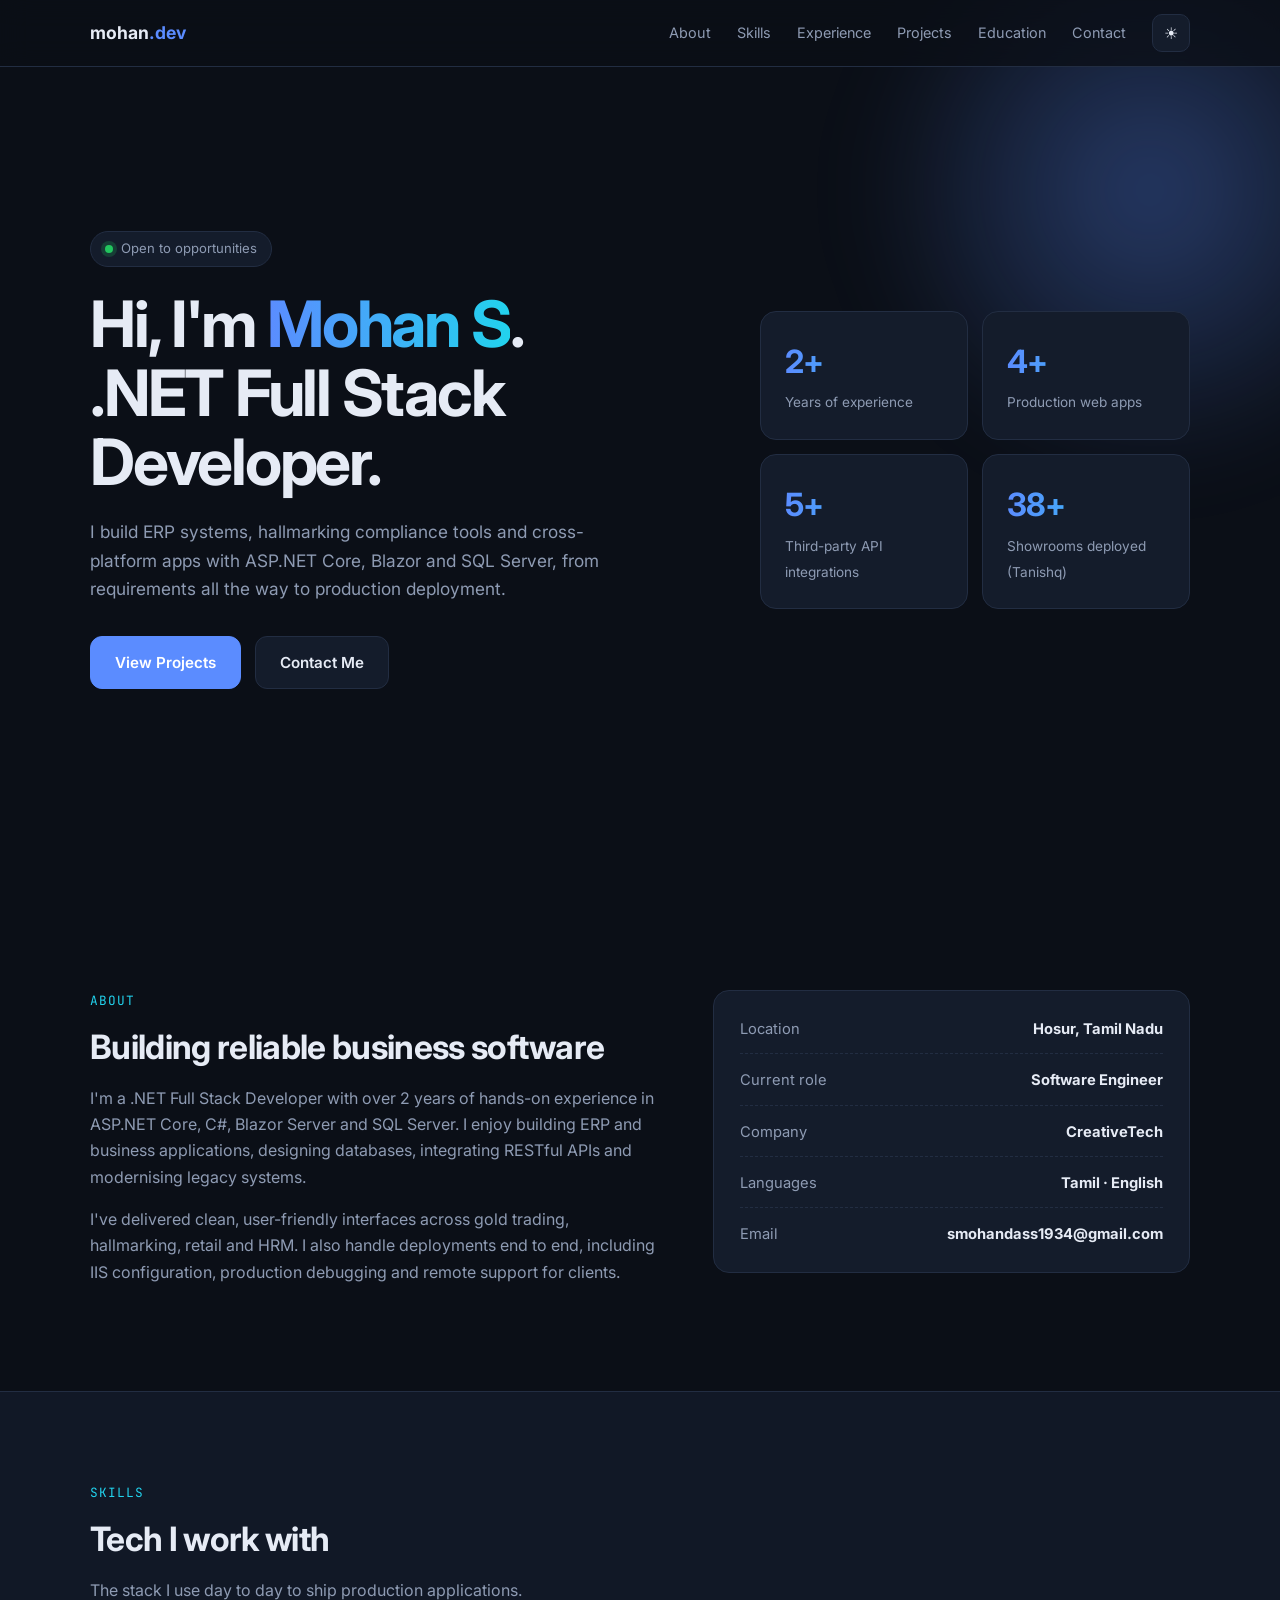
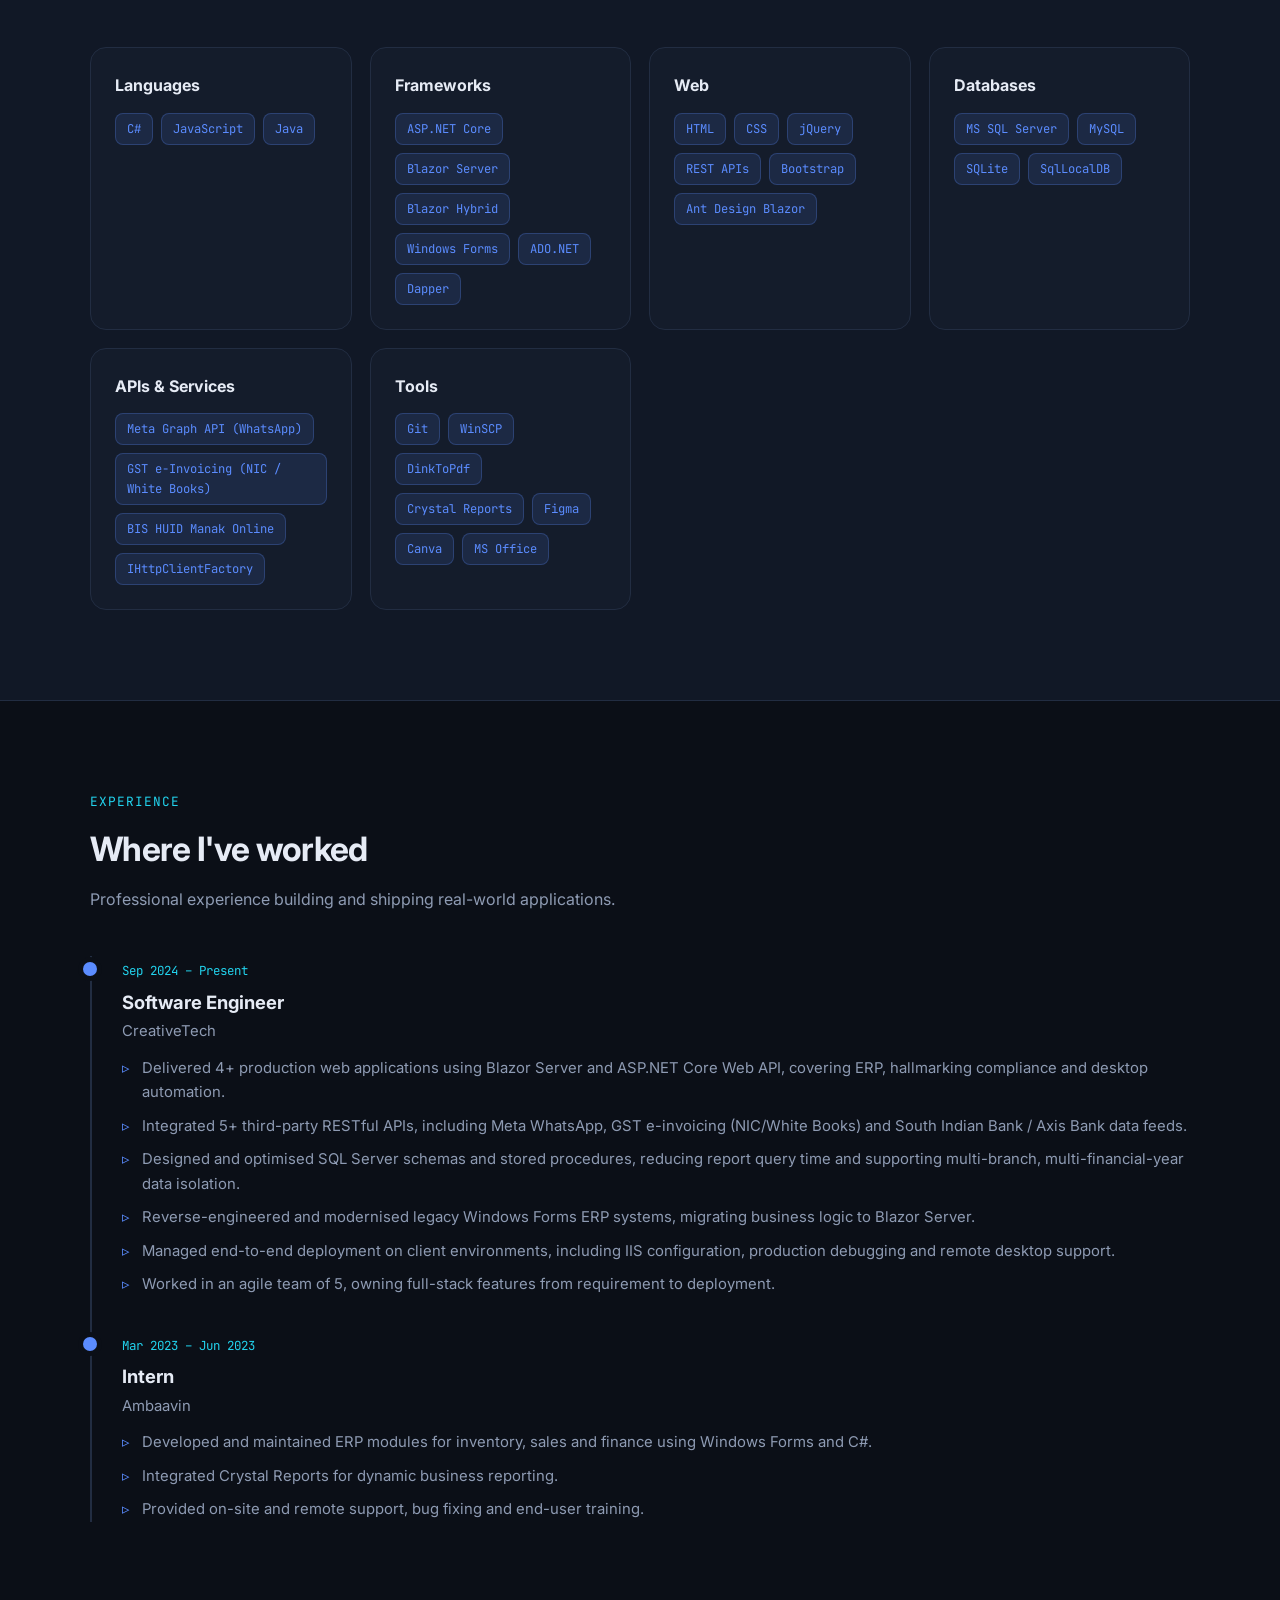
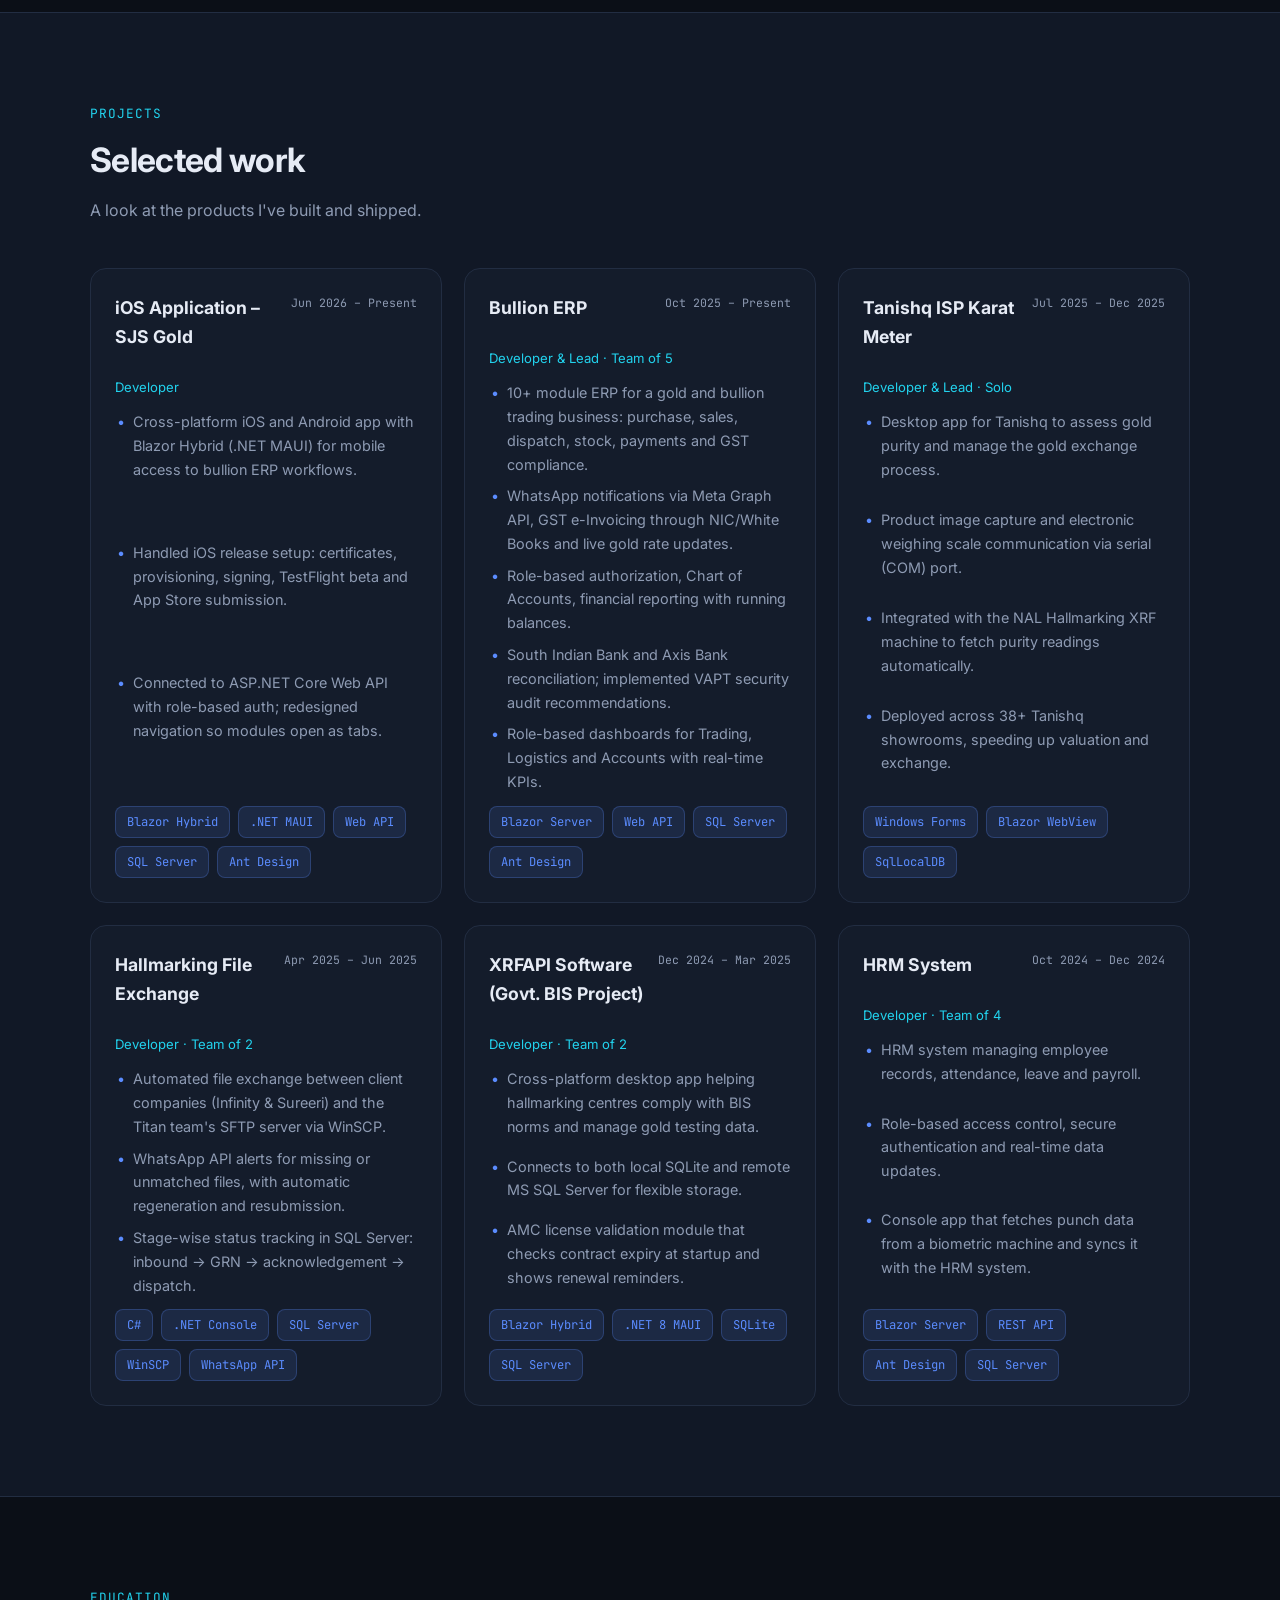
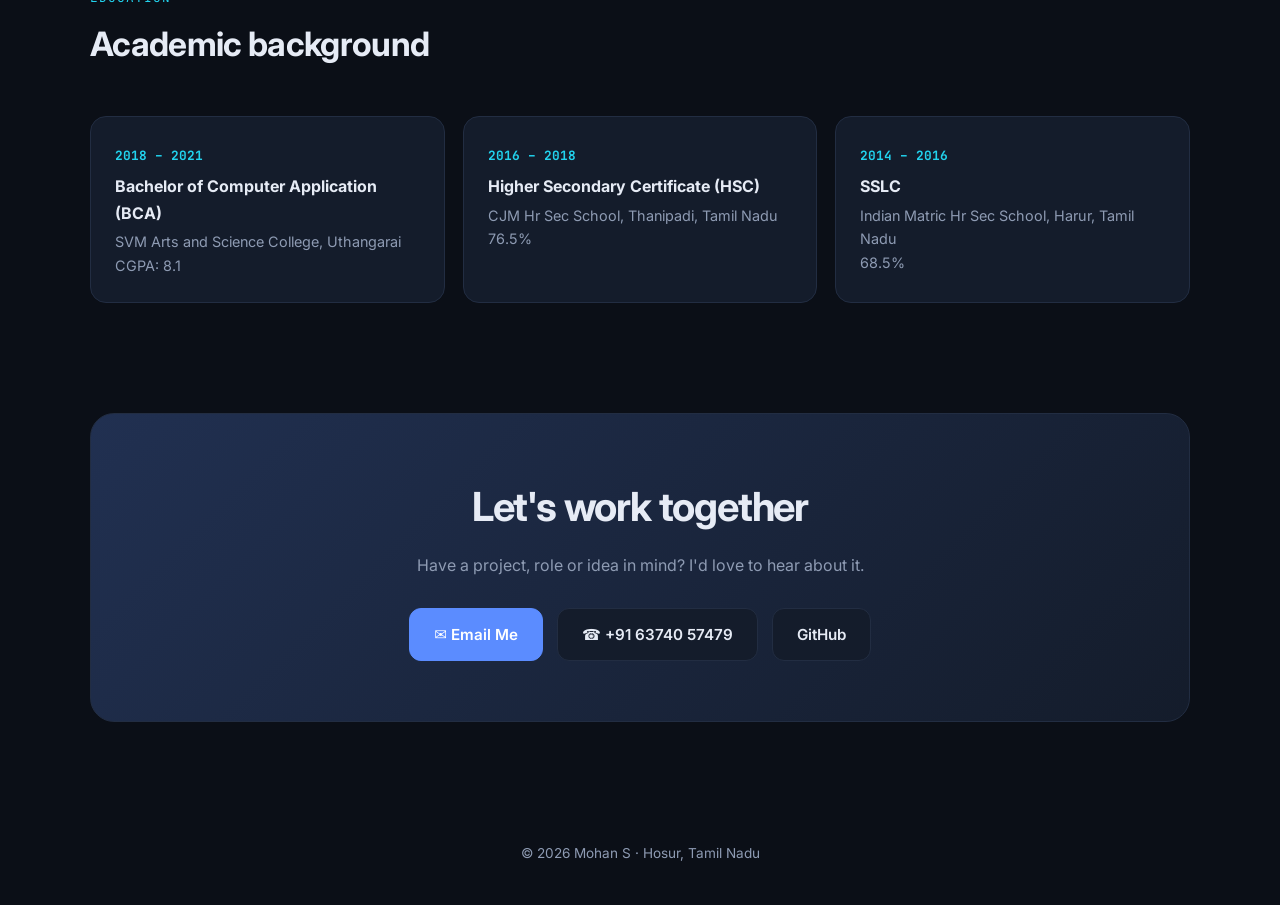
<file: Index.html>
<!DOCTYPE html>
<html lang="en">
<head>
<meta charset="UTF-8">
<meta name="viewport" content="width=device-width, initial-scale=1">
<title>Mohan S | .NET Full Stack Developer</title>
<meta name="description" content="Mohan S - .NET Full Stack Developer specialising in ASP.NET Core, Blazor, SQL Server and ERP systems.">
<link rel="preconnect" href="https://fonts.googleapis.com">
<link rel="preconnect" href="https://fonts.gstatic.com" crossorigin>
<link href="https://fonts.googleapis.com/css2?family=Inter:wght@400;500;600;700&family=JetBrains+Mono:wght@400;500&display=swap" rel="stylesheet">
<style>
:root{
  --bg:#0b0f17; --bg2:#111826; --card:#141c2b; --line:#222d42;
  --text:#e6ebf5; --muted:#8e9bb3; --accent:#5b8cff; --accent2:#22d3ee;
  --radius:16px;
}
:root[data-theme="light"]{
  --bg:#f6f8fc; --bg2:#ffffff; --card:#ffffff; --line:#e2e8f2;
  --text:#101828; --muted:#5b6678; --accent:#2f5bff; --accent2:#0891b2;
}
*{box-sizing:border-box;margin:0;padding:0}
html{scroll-behavior:smooth}
body{font-family:'Inter',system-ui,sans-serif;background:var(--bg);color:var(--text);line-height:1.65;-webkit-font-smoothing:antialiased}
a{color:inherit;text-decoration:none}
.container{width:min(1100px,92%);margin:0 auto}
section{padding:90px 0}
h2.title{font-size:clamp(1.6rem,3vw,2.1rem);font-weight:700;margin-bottom:10px;letter-spacing:-.02em}
.eyebrow{font-family:'JetBrains Mono',monospace;font-size:.8rem;color:var(--accent2);letter-spacing:.08em;text-transform:uppercase;margin-bottom:8px;display:block}
.sub{color:var(--muted);max-width:640px;margin-bottom:44px}

/* nav */
header{position:fixed;top:0;left:0;right:0;z-index:50;backdrop-filter:blur(14px);background:color-mix(in srgb,var(--bg) 78%,transparent);border-bottom:1px solid var(--line)}
nav{display:flex;align-items:center;justify-content:space-between;height:66px}
.logo{font-weight:700;font-size:1.1rem}
.logo span{color:var(--accent)}
.links{display:flex;gap:26px;align-items:center}
.links a{font-size:.9rem;color:var(--muted);transition:.2s}
.links a:hover{color:var(--text)}
.theme{background:var(--card);border:1px solid var(--line);color:var(--text);width:38px;height:38px;border-radius:10px;cursor:pointer;font-size:1rem}
.menu{display:none;background:none;border:0;color:var(--text);font-size:1.5rem;cursor:pointer}

/* hero */
.hero{min-height:100vh;display:flex;align-items:center;padding-top:110px;position:relative;overflow:hidden}
.hero::before{content:"";position:absolute;width:620px;height:620px;right:-180px;top:-120px;background:radial-gradient(circle,color-mix(in srgb,var(--accent) 35%,transparent),transparent 65%);filter:blur(40px);z-index:0}
.hero .container{position:relative;z-index:1;display:grid;grid-template-columns:1.3fr .9fr;gap:50px;align-items:center}
.badge{display:inline-flex;gap:8px;align-items:center;padding:6px 14px;border:1px solid var(--line);border-radius:999px;font-size:.82rem;color:var(--muted);background:var(--card);margin-bottom:22px}
.dot{width:8px;height:8px;border-radius:50%;background:#22c55e;box-shadow:0 0 0 4px rgba(34,197,94,.2)}
.hero h1{font-size:clamp(2.4rem,6vw,4rem);line-height:1.08;letter-spacing:-.035em;font-weight:700}
.grad{background:linear-gradient(90deg,var(--accent),var(--accent2));-webkit-background-clip:text;background-clip:text;color:transparent}
.hero p.lead{color:var(--muted);font-size:1.08rem;margin:22px 0 32px;max-width:560px}
.btns{display:flex;gap:14px;flex-wrap:wrap}
.btn{padding:13px 24px;border-radius:12px;font-weight:600;font-size:.95rem;transition:.2s;border:1px solid var(--line)}
.btn.primary{background:var(--accent);border-color:var(--accent);color:#fff}
.btn.primary:hover{transform:translateY(-2px);box-shadow:0 10px 30px color-mix(in srgb,var(--accent) 40%,transparent)}
.btn.ghost{background:var(--card)}
.btn.ghost:hover{border-color:var(--accent)}
.stats{display:grid;grid-template-columns:1fr 1fr;gap:14px}
.stat{background:var(--card);border:1px solid var(--line);border-radius:var(--radius);padding:24px}
.stat b{display:block;font-size:2rem;letter-spacing:-.03em;background:linear-gradient(90deg,var(--accent),var(--accent2));-webkit-background-clip:text;background-clip:text;color:transparent}
.stat span{color:var(--muted);font-size:.85rem}

/* about */
.about{display:grid;grid-template-columns:1.2fr 1fr;gap:50px}
.about p{color:var(--muted);margin-bottom:16px}
.facts{background:var(--card);border:1px solid var(--line);border-radius:var(--radius);padding:26px;display:grid;gap:14px;align-self:start}
.fact{display:flex;justify-content:space-between;gap:16px;font-size:.92rem;border-bottom:1px dashed var(--line);padding-bottom:12px}
.fact:last-child{border:0;padding:0}
.fact span{color:var(--muted)}

/* skills */
.skills{background:var(--bg2);border-block:1px solid var(--line)}
.grid{display:grid;grid-template-columns:repeat(auto-fit,minmax(250px,1fr));gap:18px}
.card{background:var(--card);border:1px solid var(--line);border-radius:var(--radius);padding:24px;transition:.25s}
.card:hover{transform:translateY(-4px);border-color:var(--accent)}
.card h3{font-size:1rem;margin-bottom:14px}
.tags{display:flex;flex-wrap:wrap;gap:8px}
.tag{font-family:'JetBrains Mono',monospace;font-size:.76rem;padding:5px 11px;border-radius:8px;background:color-mix(in srgb,var(--accent) 12%,transparent);color:var(--accent);border:1px solid color-mix(in srgb,var(--accent) 25%,transparent)}
:root[data-theme="light"] .tag{color:var(--accent)}

/* timeline */
.timeline{position:relative;padding-left:30px;border-left:2px solid var(--line);display:grid;gap:34px}
.job{position:relative}
.job::before{content:"";position:absolute;left:-39px;top:6px;width:14px;height:14px;border-radius:50%;background:var(--accent);box-shadow:0 0 0 5px var(--bg)}
.job .when{font-family:'JetBrains Mono',monospace;font-size:.78rem;color:var(--accent2)}
.job h3{font-size:1.15rem;margin:4px 0 2px}
.job .org{color:var(--muted);margin-bottom:12px;font-size:.93rem}
.job ul{list-style:none;display:grid;gap:9px}
.job li{color:var(--muted);font-size:.93rem;padding-left:20px;position:relative}
.job li::before{content:"▹";position:absolute;left:0;color:var(--accent)}

/* projects */
.projects{display:grid;grid-template-columns:repeat(auto-fit,minmax(320px,1fr));gap:22px}
.project{display:flex;flex-direction:column;gap:12px}
.project .top{display:flex;justify-content:space-between;align-items:flex-start;gap:10px}
.project h3{font-size:1.1rem}
.meta{font-family:'JetBrains Mono',monospace;font-size:.72rem;color:var(--muted);white-space:nowrap}
.role{font-size:.82rem;color:var(--accent2)}
.project ul{list-style:none;display:grid;gap:8px;flex:1}
.project li{color:var(--muted);font-size:.9rem;padding-left:18px;position:relative}
.project li::before{content:"•";position:absolute;left:2px;color:var(--accent)}

/* education */
.edu{display:grid;grid-template-columns:repeat(auto-fit,minmax(260px,1fr));gap:18px}
.edu .card b{color:var(--accent2);font-family:'JetBrains Mono',monospace;font-size:.8rem}
.edu .card h3{margin:6px 0 4px}
.edu .card p{color:var(--muted);font-size:.9rem}

/* contact */
.contact-box{background:linear-gradient(135deg,color-mix(in srgb,var(--accent) 18%,var(--card)),var(--card));border:1px solid var(--line);border-radius:24px;padding:clamp(30px,6vw,60px);text-align:center}
.contact-box h2{font-size:clamp(1.7rem,4vw,2.5rem);letter-spacing:-.03em;margin-bottom:12px}
.contact-box p{color:var(--muted);max-width:520px;margin:0 auto 30px}
.contact-links{display:flex;justify-content:center;gap:14px;flex-wrap:wrap}
footer{text-align:center;color:var(--muted);font-size:.85rem;padding:30px 0 40px}

.reveal{opacity:0;transform:translateY(24px);transition:.7s ease}
.reveal.show{opacity:1;transform:none}

@media(max-width:860px){
  .hero .container,.about{grid-template-columns:1fr}
  .links{position:absolute;top:66px;left:0;right:0;background:var(--bg);flex-direction:column;padding:20px;border-bottom:1px solid var(--line);display:none;gap:18px}
  .links.open{display:flex}
  .menu{display:block}
  section{padding:70px 0}
}
</style>
</head>
<body>

<header>
  <nav class="container">
    <a href="#home" class="logo">mohan<span>.dev</span></a>
    <button class="menu" id="menu" aria-label="Menu">☰</button>
    <div class="links" id="links">
      <a href="#about">About</a>
      <a href="#skills">Skills</a>
      <a href="#experience">Experience</a>
      <a href="#projects">Projects</a>
      <a href="#education">Education</a>
      <a href="#contact">Contact</a>
      <button class="theme" id="theme" aria-label="Toggle theme">☾</button>
    </div>
  </nav>
</header>

<section class="hero" id="home">
  <div class="container">
    <div>
      <div class="badge"><span class="dot"></span> Open to opportunities</div>
      <h1>Hi, I'm <span class="grad">Mohan S</span>.<br>.NET Full Stack Developer.</h1>
      <p class="lead">I build ERP systems, hallmarking compliance tools and cross-platform apps with ASP.NET Core, Blazor and SQL Server, from requirements all the way to production deployment.</p>
      <div class="btns">
        <a href="#projects" class="btn primary">View Projects</a>
        <a href="#contact" class="btn ghost">Contact Me</a>
      </div>
    </div>
    <div class="stats">
      <div class="stat"><b>2+</b><span>Years of experience</span></div>
      <div class="stat"><b>4+</b><span>Production web apps</span></div>
      <div class="stat"><b>5+</b><span>Third-party API integrations</span></div>
      <div class="stat"><b>38+</b><span>Showrooms deployed (Tanishq)</span></div>
    </div>
  </div>
</section>

<section id="about">
  <div class="container about">
    <div class="reveal">
      <span class="eyebrow">About</span>
      <h2 class="title">Building reliable business software</h2>
      <p>I'm a .NET Full Stack Developer with over 2 years of hands-on experience in ASP.NET Core, C#, Blazor Server and SQL Server. I enjoy building ERP and business applications, designing databases, integrating RESTful APIs and modernising legacy systems.</p>
      <p>I've delivered clean, user-friendly interfaces across gold trading, hallmarking, retail and HRM. I also handle deployments end to end, including IIS configuration, production debugging and remote support for clients.</p>
    </div>
    <div class="facts reveal">
      <div class="fact"><span>Location</span><b>Hosur, Tamil Nadu</b></div>
      <div class="fact"><span>Current role</span><b>Software Engineer</b></div>
      <div class="fact"><span>Company</span><b>CreativeTech</b></div>
      <div class="fact"><span>Languages</span><b>Tamil · English</b></div>
      <div class="fact"><span>Email</span><b>smohandass1934@gmail.com</b></div>
    </div>
  </div>
</section>

<section class="skills" id="skills">
  <div class="container">
    <span class="eyebrow">Skills</span>
    <h2 class="title">Tech I work with</h2>
    <p class="sub">The stack I use day to day to ship production applications.</p>
    <div class="grid reveal">
      <div class="card"><h3>Languages</h3><div class="tags"><span class="tag">C#</span><span class="tag">JavaScript</span><span class="tag">Java</span></div></div>
      <div class="card"><h3>Frameworks</h3><div class="tags"><span class="tag">ASP.NET Core</span><span class="tag">Blazor Server</span><span class="tag">Blazor Hybrid</span><span class="tag">Windows Forms</span><span class="tag">ADO.NET</span><span class="tag">Dapper</span></div></div>
      <div class="card"><h3>Web</h3><div class="tags"><span class="tag">HTML</span><span class="tag">CSS</span><span class="tag">jQuery</span><span class="tag">REST APIs</span><span class="tag">Bootstrap</span><span class="tag">Ant Design Blazor</span></div></div>
      <div class="card"><h3>Databases</h3><div class="tags"><span class="tag">MS SQL Server</span><span class="tag">MySQL</span><span class="tag">SQLite</span><span class="tag">SqlLocalDB</span></div></div>
      <div class="card"><h3>APIs &amp; Services</h3><div class="tags"><span class="tag">Meta Graph API (WhatsApp)</span><span class="tag">GST e-Invoicing (NIC / White Books)</span><span class="tag">BIS HUID Manak Online</span><span class="tag">IHttpClientFactory</span></div></div>
      <div class="card"><h3>Tools</h3><div class="tags"><span class="tag">Git</span><span class="tag">WinSCP</span><span class="tag">DinkToPdf</span><span class="tag">Crystal Reports</span><span class="tag">Figma</span><span class="tag">Canva</span><span class="tag">MS Office</span></div></div>
    </div>
  </div>
</section>

<section id="experience">
  <div class="container">
    <span class="eyebrow">Experience</span>
    <h2 class="title">Where I've worked</h2>
    <p class="sub">Professional experience building and shipping real-world applications.</p>
    <div class="timeline">
      <div class="job reveal">
        <span class="when">Sep 2024 – Present</span>
        <h3>Software Engineer</h3>
        <div class="org">CreativeTech</div>
        <ul>
          <li>Delivered 4+ production web applications using Blazor Server and ASP.NET Core Web API, covering ERP, hallmarking compliance and desktop automation.</li>
          <li>Integrated 5+ third-party RESTful APIs, including Meta WhatsApp, GST e-invoicing (NIC/White Books) and South Indian Bank / Axis Bank data feeds.</li>
          <li>Designed and optimised SQL Server schemas and stored procedures, reducing report query time and supporting multi-branch, multi-financial-year data isolation.</li>
          <li>Reverse-engineered and modernised legacy Windows Forms ERP systems, migrating business logic to Blazor Server.</li>
          <li>Managed end-to-end deployment on client environments, including IIS configuration, production debugging and remote desktop support.</li>
          <li>Worked in an agile team of 5, owning full-stack features from requirement to deployment.</li>
        </ul>
      </div>
      <div class="job reveal">
        <span class="when">Mar 2023 – Jun 2023</span>
        <h3>Intern</h3>
        <div class="org">Ambaavin</div>
        <ul>
          <li>Developed and maintained ERP modules for inventory, sales and finance using Windows Forms and C#.</li>
          <li>Integrated Crystal Reports for dynamic business reporting.</li>
          <li>Provided on-site and remote support, bug fixing and end-user training.</li>
        </ul>
      </div>
    </div>
  </div>
</section>

<section class="skills" id="projects">
  <div class="container">
    <span class="eyebrow">Projects</span>
    <h2 class="title">Selected work</h2>
    <p class="sub">A look at the products I've built and shipped.</p>
    <div class="projects">

      <div class="card project reveal">
        <div class="top"><h3>iOS Application – SJS Gold</h3><span class="meta">Jun 2026 – Present</span></div>
        <div class="role">Developer</div>
        <ul>
          <li>Cross-platform iOS and Android app with Blazor Hybrid (.NET MAUI) for mobile access to bullion ERP workflows.</li>
          <li>Handled iOS release setup: certificates, provisioning, signing, TestFlight beta and App Store submission.</li>
          <li>Connected to ASP.NET Core Web API with role-based auth; redesigned navigation so modules open as tabs.</li>
        </ul>
        <div class="tags"><span class="tag">Blazor Hybrid</span><span class="tag">.NET MAUI</span><span class="tag">Web API</span><span class="tag">SQL Server</span><span class="tag">Ant Design</span></div>
      </div>

      <div class="card project reveal">
        <div class="top"><h3>Bullion ERP</h3><span class="meta">Oct 2025 – Present</span></div>
        <div class="role">Developer &amp; Lead · Team of 5</div>
        <ul>
          <li>10+ module ERP for a gold and bullion trading business: purchase, sales, dispatch, stock, payments and GST compliance.</li>
          <li>WhatsApp notifications via Meta Graph API, GST e-Invoicing through NIC/White Books and live gold rate updates.</li>
          <li>Role-based authorization, Chart of Accounts, financial reporting with running balances.</li>
          <li>South Indian Bank and Axis Bank reconciliation; implemented VAPT security audit recommendations.</li>
          <li>Role-based dashboards for Trading, Logistics and Accounts with real-time KPIs.</li>
        </ul>
        <div class="tags"><span class="tag">Blazor Server</span><span class="tag">Web API</span><span class="tag">SQL Server</span><span class="tag">Ant Design</span></div>
      </div>

      <div class="card project reveal">
        <div class="top"><h3>Tanishq ISP Karat Meter</h3><span class="meta">Jul 2025 – Dec 2025</span></div>
        <div class="role">Developer &amp; Lead · Solo</div>
        <ul>
          <li>Desktop app for Tanishq to assess gold purity and manage the gold exchange process.</li>
          <li>Product image capture and electronic weighing scale communication via serial (COM) port.</li>
          <li>Integrated with the NAL Hallmarking XRF machine to fetch purity readings automatically.</li>
          <li>Deployed across 38+ Tanishq showrooms, speeding up valuation and exchange.</li>
        </ul>
        <div class="tags"><span class="tag">Windows Forms</span><span class="tag">Blazor WebView</span><span class="tag">SqlLocalDB</span></div>
      </div>

      <div class="card project reveal">
        <div class="top"><h3>Hallmarking File Exchange</h3><span class="meta">Apr 2025 – Jun 2025</span></div>
        <div class="role">Developer · Team of 2</div>
        <ul>
          <li>Automated file exchange between client companies (Infinity &amp; Sureeri) and the Titan team's SFTP server via WinSCP.</li>
          <li>WhatsApp API alerts for missing or unmatched files, with automatic regeneration and resubmission.</li>
          <li>Stage-wise status tracking in SQL Server: inbound → GRN → acknowledgement → dispatch.</li>
        </ul>
        <div class="tags"><span class="tag">C#</span><span class="tag">.NET Console</span><span class="tag">SQL Server</span><span class="tag">WinSCP</span><span class="tag">WhatsApp API</span></div>
      </div>

      <div class="card project reveal">
        <div class="top"><h3>XRFAPI Software (Govt. BIS Project)</h3><span class="meta">Dec 2024 – Mar 2025</span></div>
        <div class="role">Developer · Team of 2</div>
        <ul>
          <li>Cross-platform desktop app helping hallmarking centres comply with BIS norms and manage gold testing data.</li>
          <li>Connects to both local SQLite and remote MS SQL Server for flexible storage.</li>
          <li>AMC license validation module that checks contract expiry at startup and shows renewal reminders.</li>
        </ul>
        <div class="tags"><span class="tag">Blazor Hybrid</span><span class="tag">.NET 8 MAUI</span><span class="tag">SQLite</span><span class="tag">SQL Server</span></div>
      </div>

      <div class="card project reveal">
        <div class="top"><h3>HRM System</h3><span class="meta">Oct 2024 – Dec 2024</span></div>
        <div class="role">Developer · Team of 4</div>
        <ul>
          <li>HRM system managing employee records, attendance, leave and payroll.</li>
          <li>Role-based access control, secure authentication and real-time data updates.</li>
          <li>Console app that fetches punch data from a biometric machine and syncs it with the HRM system.</li>
        </ul>
        <div class="tags"><span class="tag">Blazor Server</span><span class="tag">REST API</span><span class="tag">Ant Design</span><span class="tag">SQL Server</span></div>
      </div>

    </div>
  </div>
</section>

<section id="education">
  <div class="container">
    <span class="eyebrow">Education</span>
    <h2 class="title">Academic background</h2>
    <p class="sub"></p>
    <div class="edu reveal">
      <div class="card"><b>2018 – 2021</b><h3>Bachelor of Computer Application (BCA)</h3><p>SVM Arts and Science College, Uthangarai<br>CGPA: 8.1</p></div>
      <div class="card"><b>2016 – 2018</b><h3>Higher Secondary Certificate (HSC)</h3><p>CJM Hr Sec School, Thanipadi, Tamil Nadu<br>76.5%</p></div>
      <div class="card"><b>2014 – 2016</b><h3>SSLC</h3><p>Indian Matric Hr Sec School, Harur, Tamil Nadu<br>68.5%</p></div>
    </div>
  </div>
</section>

<section id="contact" style="padding-top:20px">
  <div class="container">
    <div class="contact-box reveal">
      <h2>Let's work together</h2>
      <p>Have a project, role or idea in mind? I'd love to hear about it.</p>
      <div class="contact-links">
        <a class="btn primary" href="mailto:smohandass1934@gmail.com">✉ Email Me</a>
        <a class="btn ghost" href="tel:+916374057479">☎ +91 63740 57479</a>
        <a class="btn ghost" href="https://github.com/MohanDass1934" target="_blank" rel="noopener">GitHub</a>
      </div>
    </div>
  </div>
</section>

<footer>© <span id="year"></span> Mohan S · Hosur, Tamil Nadu</footer>

<script>
  // year
  document.getElementById('year').textContent = new Date().getFullYear();

  // mobile menu
  const links = document.getElementById('links');
  document.getElementById('menu').onclick = () => links.classList.toggle('open');
  links.querySelectorAll('a').forEach(a => a.onclick = () => links.classList.remove('open'));

  // theme toggle
  const root = document.documentElement, btn = document.getElementById('theme');
  let saved = null;
  try { saved = localStorage.getItem('theme'); } catch(e){}
  if (saved) root.setAttribute('data-theme', saved);
  const sync = () => btn.textContent = root.getAttribute('data-theme') === 'light' ? '☾' : '☀';
  sync();
  btn.onclick = () => {
    const next = root.getAttribute('data-theme') === 'light' ? 'dark' : 'light';
    root.setAttribute('data-theme', next);
    try { localStorage.setItem('theme', next); } catch(e){}
    sync();
  };

  // reveal on scroll
  const io = new IntersectionObserver(es => es.forEach(e => {
    if (e.isIntersecting) { e.target.classList.add('show'); io.unobserve(e.target); }
  }), { threshold: .12 });
  document.querySelectorAll('.reveal').forEach(el => io.observe(el));
</script>
</body>
</html>
</file>
